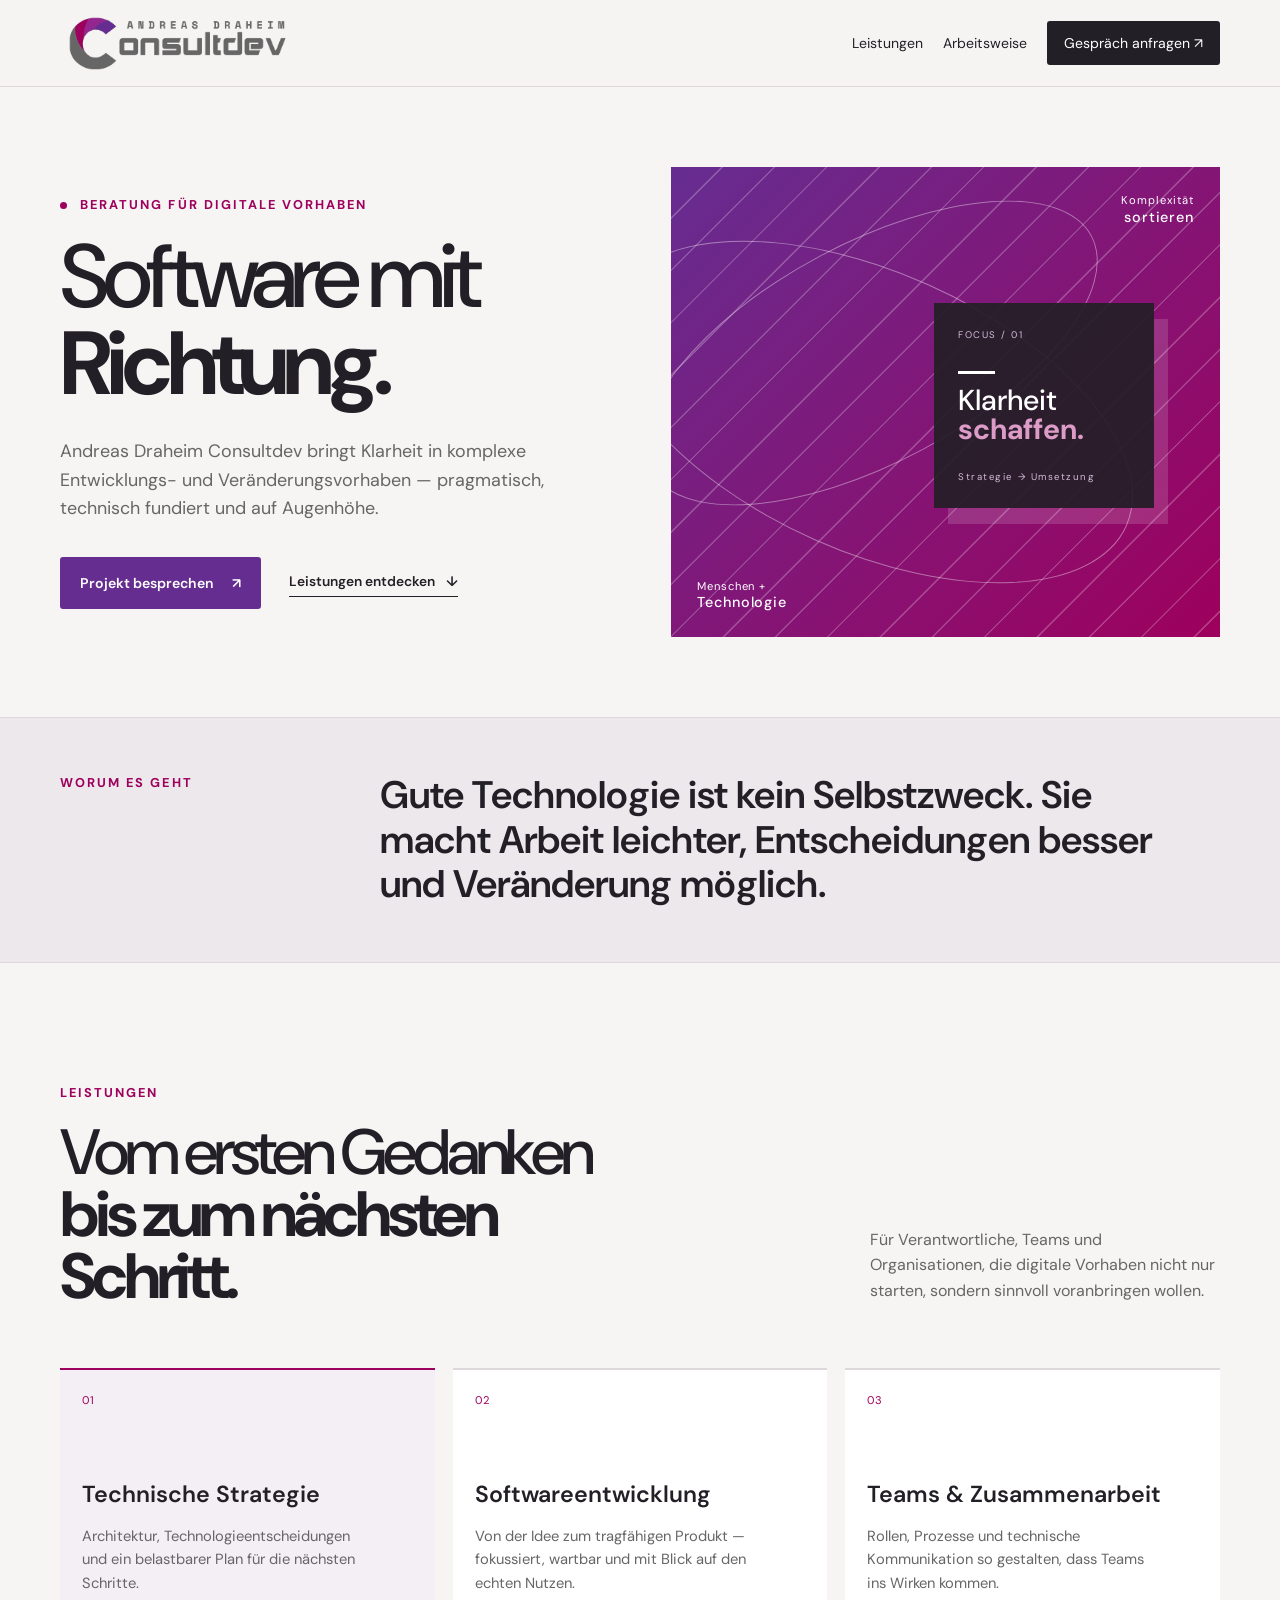
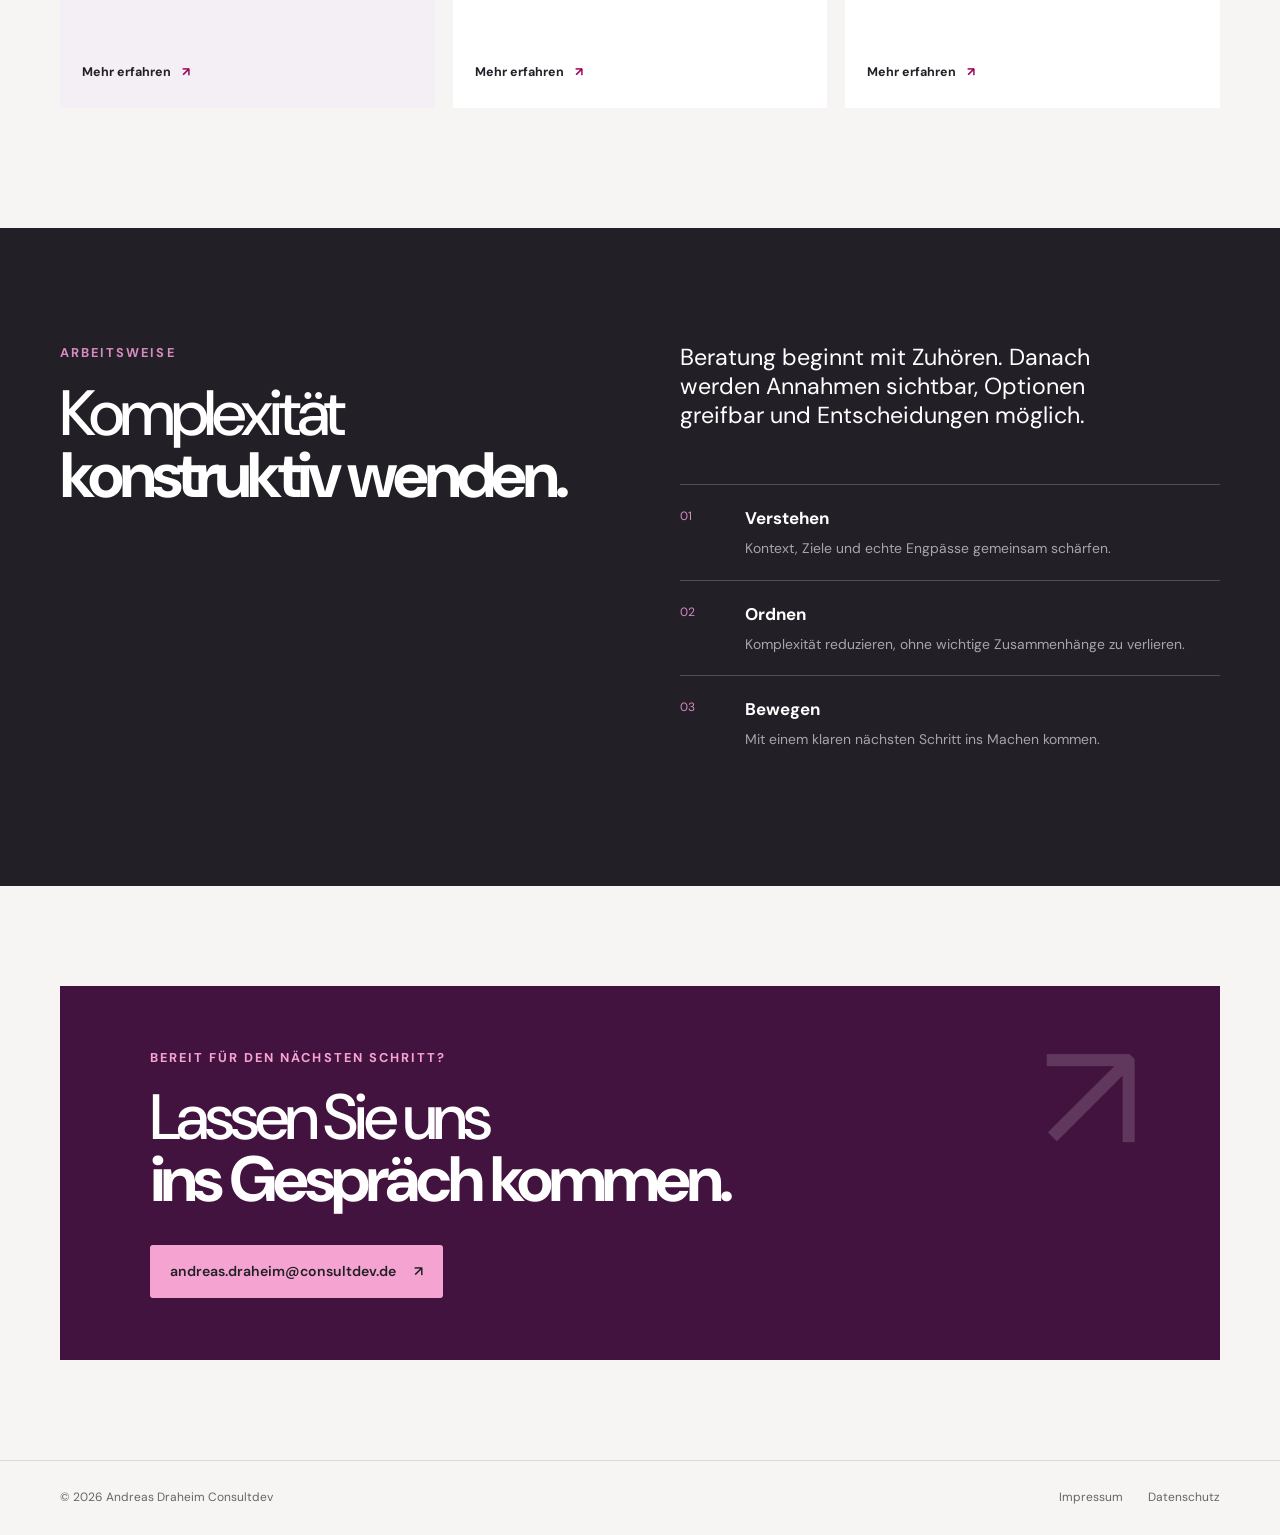
<file: index.html>
<!doctype html>
<html lang="de">
<head>
  <meta charset="utf-8">
  <meta name="viewport" content="width=device-width, initial-scale=1">
  <meta name="description" content="Andreas Draheim Consultdev unterstützt Teams und Organisationen bei Softwareentwicklung, Architektur und wirksamer Zusammenarbeit.">
  <title>Andreas Draheim Consultdev — Software mit Richtung</title>
  <link rel="stylesheet" href="style.css">
  <link rel="icon" href="assets/consultdev_main_ico.ico" sizes="any">
</head>
<body>
  <a class="skip-link" href="#main-content">Zum Inhalt springen</a>
  <header class="site-header">
    <div class="shell nav-wrap">
      <a class="brand" href="index.html" aria-label="Andreas Draheim Consultdev – Startseite">
        <img src="assets/consultdev_main_logo.png" alt="Andreas Draheim Consultdev" class="brand-logo">
      </a>
      <nav aria-label="Hauptnavigation">
        <a href="#leistungen">Leistungen</a>
        <a href="#arbeitsweise">Arbeitsweise</a>
        <a class="nav-cta" href="mailto:andreas.draheim@consultdev.de"><span class="nav-cta-desktop">Gespräch anfragen</span><span class="nav-cta-mobile">Kontakt</span> <span aria-hidden="true">↗</span></a>
      </nav>
    </div>
  </header>

  <main id="main-content">
    <section class="hero shell" aria-labelledby="hero-title">
      <div class="hero-copy">
        <p class="eyebrow"><span class="eyebrow-dot" aria-hidden="true"></span> Beratung für digitale Vorhaben</p>
        <h1 id="hero-title">Software mit <em>Richtung.</em></h1>
        <p class="hero-lead">Andreas Draheim Consultdev bringt Klarheit in komplexe Entwicklungs- und Veränderungsvorhaben — pragmatisch, technisch fundiert und auf Augenhöhe.</p>
        <div class="hero-actions">
          <a class="button button-primary" href="mailto:andreas.draheim@consultdev.de">Projekt besprechen <span aria-hidden="true">↗</span></a>
          <a class="text-link" href="#leistungen">Leistungen entdecken <span aria-hidden="true">↓</span></a>
        </div>
      </div>
      <div class="hero-visual" aria-label="Abstrakte Darstellung von Klarheit und Verbindung">
        <div class="orbit orbit-one"></div><div class="orbit orbit-two"></div>
        <div class="signal-card"><span class="signal-label">FOCUS / 01</span><span class="signal-line"></span><strong>Klarheit<br><i>schaffen.</i></strong><span class="signal-caption">Strategie → Umsetzung</span></div>
        <span class="visual-note note-top">Komplexität<br><b>sortieren</b></span>
        <span class="visual-note note-bottom">Menschen +<br><b>Technologie</b></span>
      </div>
    </section>

    <section class="intro-band" aria-label="Positionierung">
      <div class="shell intro-grid"><p class="section-kicker">Worum es geht</p><p class="intro-statement">Gute Technologie ist kein Selbstzweck. Sie macht Arbeit leichter, Entscheidungen besser und Veränderung möglich.</p></div>
    </section>

    <section id="leistungen" class="section shell" aria-labelledby="services-title">
      <div class="section-heading"><div><p class="section-kicker">Leistungen</p><h2 id="services-title">Vom ersten Gedanken<br><em>bis zum nächsten Schritt.</em></h2></div><p class="section-aside">Für Verantwortliche, Teams und Organisationen, die digitale Vorhaben nicht nur starten, sondern sinnvoll voranbringen wollen.</p></div>
      <div class="service-grid">
        <article class="service-card featured"><span class="service-number">01</span><h3>Technische Strategie</h3><p>Architektur, Technologieentscheidungen und ein belastbarer Plan für die nächsten Schritte.</p><a href="mailto:andreas.draheim@consultdev.de" aria-label="Technische Strategie anfragen">Mehr erfahren <span aria-hidden="true">↗</span></a></article>
        <article class="service-card"><span class="service-number">02</span><h3>Softwareentwicklung</h3><p>Von der Idee zum tragfähigen Produkt — fokussiert, wartbar und mit Blick auf den echten Nutzen.</p><a href="mailto:andreas.draheim@consultdev.de" aria-label="Softwareentwicklung anfragen">Mehr erfahren <span aria-hidden="true">↗</span></a></article>
        <article class="service-card"><span class="service-number">03</span><h3>Teams &amp; Zusammenarbeit</h3><p>Rollen, Prozesse und technische Kommunikation so gestalten, dass Teams ins Wirken kommen.</p><a href="mailto:andreas.draheim@consultdev.de" aria-label="Beratung zu Teams und Zusammenarbeit anfragen">Mehr erfahren <span aria-hidden="true">↗</span></a></article>
      </div>
    </section>

    <section id="arbeitsweise" class="method-section" aria-labelledby="method-title">
      <div class="shell method-grid"><div><p class="section-kicker light">Arbeitsweise</p><h2 id="method-title">Komplexität<br><em>konstruktiv wenden.</em></h2></div><div class="method-content"><p class="large-copy">Beratung beginnt mit Zuhören. Danach werden Annahmen sichtbar, Optionen greifbar und Entscheidungen möglich.</p><ol class="steps"><li><span>01</span><div><strong>Verstehen</strong><p>Kontext, Ziele und echte Engpässe gemeinsam schärfen.</p></div></li><li><span>02</span><div><strong>Ordnen</strong><p>Komplexität reduzieren, ohne wichtige Zusammenhänge zu verlieren.</p></div></li><li><span>03</span><div><strong>Bewegen</strong><p>Mit einem klaren nächsten Schritt ins Machen kommen.</p></div></li></ol></div></div>
    </section>

    <section class="contact-section shell" aria-labelledby="contact-title"><div class="contact-panel"><p class="section-kicker">Bereit für den nächsten Schritt?</p><h2 id="contact-title">Lassen Sie uns<br><em>ins Gespräch kommen.</em></h2><a class="button button-light" href="mailto:andreas.draheim@consultdev.de"><span>andreas.draheim@consultdev.de</span> <span aria-hidden="true">↗</span></a></div></section>
  </main>

  <footer class="site-footer"><div class="shell footer-wrap"><p>© <span data-current-year></span> Andreas Draheim Consultdev</p><div><a href="impressum.html">Impressum</a><a href="dataprivacy.html">Datenschutz</a></div></div></footer>
  <script>
    document.querySelectorAll('[data-current-year]').forEach((yearElement) => {
      yearElement.textContent = new Date().getFullYear();
    });
  </script>
</body>
</html>
</file>
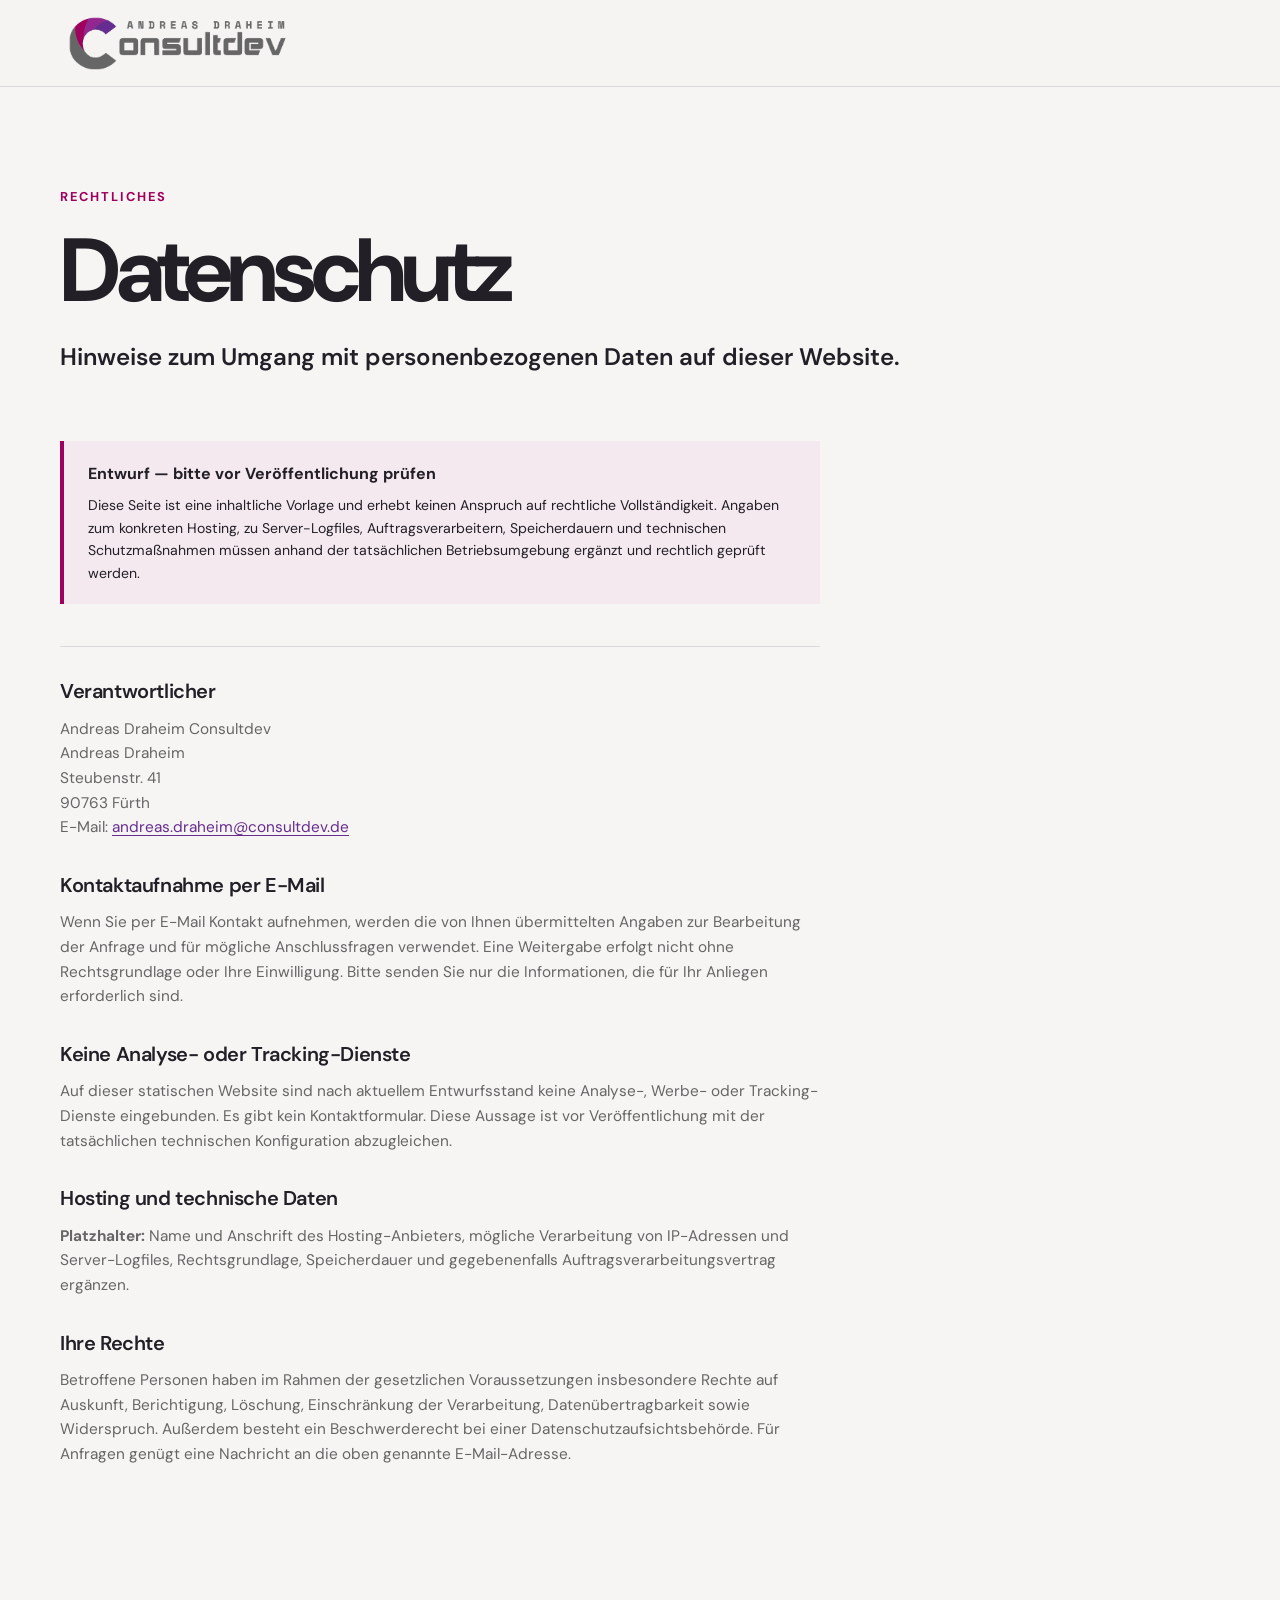
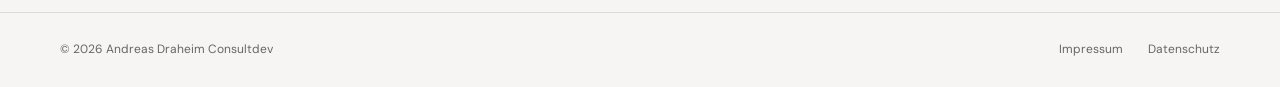
<file: dataprivacy.html>
<!doctype html>
<html lang="de">

<head>
    <meta charset="utf-8">
    <meta name="viewport" content="width=device-width, initial-scale=1">
    <meta name="robots" content="noindex">
    <title>Datenschutz — Andreas Draheim Consultdev</title>
    <link rel="stylesheet" href="style.css">
    <link rel="icon" href="assets/consultdev_main_ico.ico" sizes="any">
</head>

<body><a class="skip-link" href="#main-content">Zum Inhalt springen</a>
    <header class="site-header">
        <div class="shell nav-wrap"><a class="brand" href="index.html"
                aria-label="Andreas Draheim Consultdev – Startseite"><img src="assets/consultdev_main_logo.png"
                    alt="Andreas Draheim Consultdev" class="brand-logo"></a>
        </div>
    </header>
    <main id="main-content" class="legal-page shell">
        <p class="section-kicker">Rechtliches</p>
        <h1>Datenschutz</h1>
        <p class="legal-intro">Hinweise zum Umgang mit personenbezogenen Daten auf dieser Website.</p>
        <div class="notice draft"><strong>Entwurf — bitte vor Veröffentlichung prüfen</strong>
            <p>Diese Seite ist eine inhaltliche Vorlage und erhebt keinen Anspruch auf rechtliche Vollständigkeit.
                Angaben zum konkreten Hosting, zu Server-Logfiles, Auftragsverarbeitern, Speicherdauern und technischen
                Schutzmaßnahmen müssen anhand der tatsächlichen Betriebsumgebung ergänzt und rechtlich geprüft werden.
            </p>
        </div>
        <section class="legal-block">
            <h2>Verantwortlicher</h2>
            <p>Andreas Draheim Consultdev<br>Andreas Draheim<br>Steubenstr. 41<br>90763 Fürth<br>E-Mail: <a
                    href="mailto:andreas.draheim@consultdev.de">andreas.draheim@consultdev.de</a>
            </p>
            <h2>Kontaktaufnahme per E-Mail</h2>
            <p>Wenn Sie per E-Mail Kontakt aufnehmen, werden die von Ihnen übermittelten Angaben zur Bearbeitung der
                Anfrage und für mögliche Anschlussfragen verwendet. Eine Weitergabe erfolgt nicht ohne Rechtsgrundlage
                oder Ihre Einwilligung. Bitte senden Sie nur die Informationen, die für Ihr Anliegen erforderlich sind.
            </p>
            <h2>Keine Analyse- oder Tracking-Dienste</h2>
            <p>Auf dieser statischen Website sind nach aktuellem Entwurfsstand keine Analyse-, Werbe- oder
                Tracking-Dienste eingebunden. Es gibt kein Kontaktformular. Diese Aussage ist vor Veröffentlichung mit
                der tatsächlichen technischen Konfiguration abzugleichen.</p>
            <h2>Hosting und technische Daten</h2>
            <p><strong>Platzhalter:</strong> Name und Anschrift des Hosting-Anbieters, mögliche Verarbeitung von
                IP-Adressen und Server-Logfiles, Rechtsgrundlage, Speicherdauer und gegebenenfalls
                Auftragsverarbeitungsvertrag ergänzen.</p>
            <h2>Ihre Rechte</h2>
            <p>Betroffene Personen haben im Rahmen der gesetzlichen Voraussetzungen insbesondere Rechte auf Auskunft,
                Berichtigung, Löschung, Einschränkung der Verarbeitung, Datenübertragbarkeit sowie Widerspruch. Außerdem
                besteht ein Beschwerderecht bei einer Datenschutzaufsichtsbehörde. Für Anfragen genügt eine Nachricht an
                die oben genannte E-Mail-Adresse.</p>
        </section>
    </main>
    <footer class="site-footer">
        <div class="shell footer-wrap">
            <p>© <span data-current-year></span> Andreas Draheim Consultdev</p>
            <div><a href="impressum.html">Impressum</a><a href="dataprivacy.html">Datenschutz</a></div>
        </div>
    </footer>
    <script>
        document.querySelectorAll('[data-current-year]').forEach((yearElement) => {
            yearElement.textContent = new Date().getFullYear();
        });
    </script>
</body>

</html>
</file>
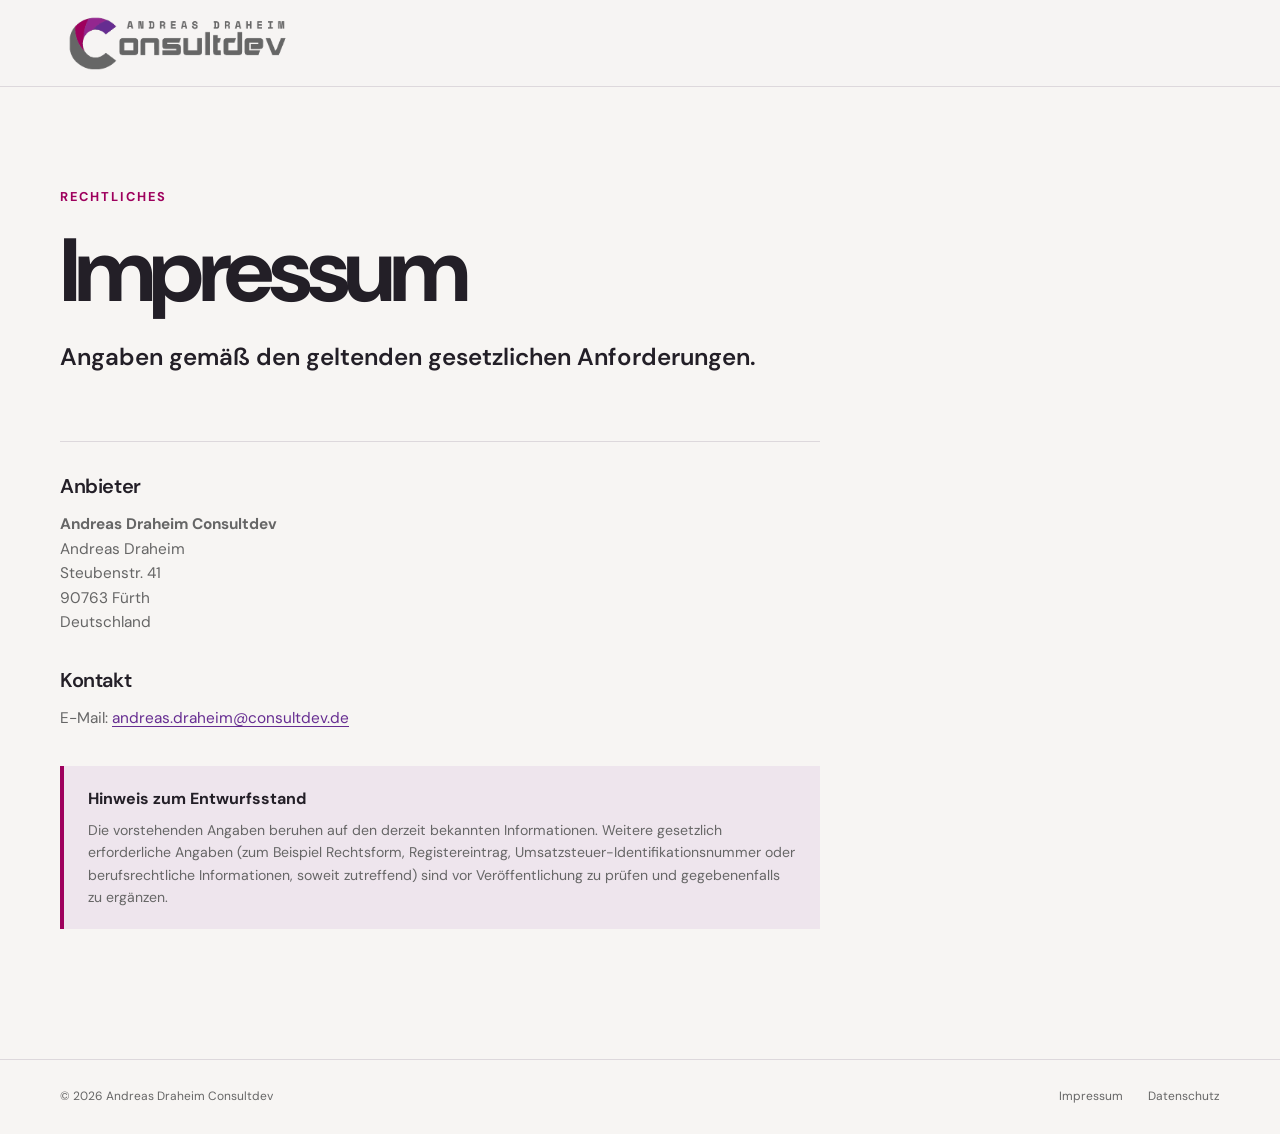
<file: impressum.html>
<!doctype html>
<html lang="de">

<head>
    <meta charset="utf-8">
    <meta name="viewport" content="width=device-width, initial-scale=1">
    <meta name="robots" content="noindex">
    <title>Impressum — Andreas Draheim Consultdev</title>
    <link rel="stylesheet" href="style.css">
    <link rel="icon" href="assets/consultdev_main_ico.ico" sizes="any">
</head>

<body><a class="skip-link" href="#main-content">Zum Inhalt springen</a>
    <header class="site-header">
        <div class="shell nav-wrap"><a class="brand" href="index.html"
                aria-label="Andreas Draheim Consultdev – Startseite"><img src="assets/consultdev_main_logo.png"
                    alt="Andreas Draheim Consultdev" class="brand-logo"></a>
        </div>
    </header>
    <main id="main-content" class="legal-page shell">
        <p class="section-kicker">Rechtliches</p>
        <h1>Impressum</h1>
        <p class="legal-intro">Angaben gemäß den geltenden gesetzlichen Anforderungen.</p>
        <section class="legal-block">
            <h2>Anbieter</h2>
            <p><strong>Andreas Draheim Consultdev</strong><br>Andreas Draheim<br>Steubenstr. 41<br>90763
                Fürth<br>Deutschland</p>
            <h2>Kontakt</h2>
            <p>E-Mail: <a
                    href="mailto:andreas.draheim@consultdev.de">andreas.draheim@consultdev.de</a>
            </p>
            <div class="notice"><strong>Hinweis zum Entwurfsstand</strong>
                <p>Die vorstehenden Angaben beruhen auf den derzeit bekannten Informationen. Weitere gesetzlich
                    erforderliche Angaben (zum Beispiel Rechtsform, Registereintrag, Umsatzsteuer-Identifikationsnummer
                    oder berufsrechtliche Informationen, soweit zutreffend) sind vor Veröffentlichung zu prüfen und
                    gegebenenfalls zu ergänzen.</p>
            </div>
        </section>
    </main>
    <footer class="site-footer">
        <div class="shell footer-wrap">
            <p>© <span data-current-year></span> Andreas Draheim Consultdev</p>
            <div><a href="impressum.html">Impressum</a><a href="dataprivacy.html">Datenschutz</a></div>
        </div>
    </footer>
    <script>
        document.querySelectorAll('[data-current-year]').forEach((yearElement) => {
            yearElement.textContent = new Date().getFullYear();
        });
    </script>
</body>

</html>
</file>
<file: style.css>
@import url('https://fonts.googleapis.com/css2?family=DM+Sans:wght@400;500;600;700;800&display=swap');

:root {
    --ink: #f2eef5;
    --inverse-ink: #fff;
    --muted: #c1bac8;
    --purple: #662D91;
    --violet: #93278F;
    --magenta: #df69b1;
    --paper: #141218;
    --page-background: var(--paper);
    --page-text: var(--ink);
    --line: #3c3642;
    --white: #fff;
    --surface: #211e26;
    --surface-alt: #1b181f;
    --surface-soft: #2b202e;
    --header-bg: rgba(20, 18, 24, .96);
    --focus: #f5a4d1;
    --hero-muted: #e2c9e5;
    --hero-accent: #f0a9d4;
    --method-accent: #eea0d0;
    --method-background: #211a28;
    --method-line: #514a52;
    --button-hover: #f1d7ec;
    --notice: #29232e;
    --notice-draft: #30232d;
    --nav-hover: var(--magenta);
    --button-text: #fff;
    --nav-cta-background: var(--purple);
    --nav-cta-hover: var(--magenta);
    --skip-background: var(--purple);
    --legal-link: #d2a0ec;
    --logo-backing: #f7f5f3;
    --button-dark: #231f27;
    --shadow-soft: rgba(0, 0, 0, .3);
    --hero-card: rgba(20, 17, 24, .94);
    --hero-orbit: rgba(255, 255, 255, .4);
    --hero-shadow: rgba(255, 255, 255, .14);
    --contact-decoration: rgba(255, 255, 255, .16);
    --contact-background: #43133f;
    --contact-kicker: #f5a4d1;
    --transparent: transparent;
    --step-muted: #c5bdca;
    --card-ink: var(--ink);
    --link-border: var(--ink)
}

@media (prefers-color-scheme: light) {
    :root {
    --ink: #231f27;
    --muted: #666;
    --magenta: #9E005D;
    --paper: #f7f5f3;
    --page-background: var(--paper);
    --page-text: var(--ink);
    --line: #ddd8dc;
    --surface: #fff;
    --surface-alt: #ece8ec;
    --surface-soft: #f4eef5;
    --header-bg: rgba(247, 245, 243, .92);
    --hero-muted: #d5bbda;
    --hero-accent: #dd9bc8;
    --method-accent: #d68cbf;
    --method-background: var(--ink);
    --notice: #eee5ed;
    --notice-draft: #f4e9ef;
    --nav-hover: var(--magenta);
    --nav-cta-background: var(--ink);
    --nav-cta-hover: var(--purple);
    --skip-background: var(--ink);
    --legal-link: var(--purple);
    --logo-backing: transparent;
    --shadow-soft: rgba(35, 31, 39, .14);
    --hero-card: rgba(35, 31, 39, .92);
    --step-muted: #aaa4aa;
    --card-ink: #231f27;
        --link-border: var(--ink)
    }
}

* {
    box-sizing: border-box
}

html {
    scroll-behavior: smooth
}

body {
    margin: 0;
    background: var(--page-background);
    color: var(--page-text);
    font-family: 'DM Sans', sans-serif;
    line-height: 1.6;
    transition: background-color .2s ease, color .2s ease
}

a {
    color: inherit;
    text-decoration: none
}

a:focus-visible,
button:focus-visible {
    outline: 3px solid var(--focus);
    outline-offset: 4px
}

.shell {
    width: min(1160px, calc(100% - 48px));
    margin-inline: auto
}

.skip-link {
    position: absolute;
    left: 1rem;
    top: -4rem;
    background: var(--skip-background);
    color: var(--inverse-ink);
    padding: .6rem 1rem;
    z-index: 10
}

.skip-link:focus {
    top: 1rem
}

.site-header {
    border-bottom: 1px solid var(--line);
    background: var(--header-bg)
}

.nav-wrap,
.footer-wrap {
    min-height: 86px;
    display: flex;
    align-items: center;
    justify-content: space-between
}

.brand {
    display: inline-flex;
    align-items: center;
    justify-content: center;
    line-height: 0;
    padding: 4px 8px;
    border-radius: 3px;
    background: var(--logo-backing)
}

.brand-logo {
    display: block;
    width: auto;
    height: 60px;
    max-width: 220px
}

.site-header nav {
    display: flex;
    align-items: center;
    gap: 20px;
    font-size: .88rem
}

.site-header nav a:not(.nav-cta):hover,
.footer-wrap a:hover {
    color: var(--nav-hover)
}

.nav-cta {
    color: var(--button-text);
    background: var(--nav-cta-background);
    padding: 11px 17px;
    border-radius: 3px
}

.nav-cta-mobile {
    display: none
}

.nav-cta:hover {
    background: var(--nav-cta-hover)
}

.hero {
    min-height: 630px;
    display: grid;
    grid-template-columns: 1.02fr .98fr;
    align-items: center;
    gap: 40px
}

.eyebrow,
.section-kicker {
    color: var(--magenta);
    text-transform: uppercase;
    letter-spacing: .16em;
    font-size: .8rem;
    font-weight: 700;
    margin: 0 0 19px
}

.eyebrow-dot {
    display: inline-block;
    width: 7px;
    height: 7px;
    border-radius: 50%;
    background: var(--magenta);
    margin-right: 8px
}

.hero h1,
h2 {
    font-size: clamp(3.3rem, 7vw, 6.8rem);
    line-height: .97;
    letter-spacing: -.065em;
    margin: 0;
    font-weight: 500
}

.hero h1 em,
h2 em {
    color: inherit;
    font-style: normal;
    font-weight: 700
}

.hero-lead {
    max-width: 500px;
    color: var(--muted);
    font-size: 1.12rem;
    margin: 29px 0 34px
}

.hero-actions {
    display: flex;
    align-items: center;
    gap: 28px
}

.button {
    display: inline-flex;
    gap: 18px;
    align-items: center;
    padding: 15px 20px;
    font-weight: 600;
    font-size: .88rem;
    border-radius: 3px
}

.button-primary {
    background: var(--purple);
    color: var(--inverse-ink)
}

.button-primary:hover {
    background: var(--magenta)
}

.text-link {
    font-size: .86rem;
    font-weight: 600;
    border-bottom: 1px solid var(--ink);
    padding-bottom: 4px
}

.text-link span {
    padding-left: 8px
}

.hero-visual {
    height: 470px;
    position: relative;
    background: linear-gradient(135deg, var(--purple), var(--magenta));
    overflow: hidden
}

.hero-visual:before {
    content: '';
    position: absolute;
    inset: 0;
    opacity: .23;
    background: repeating-linear-gradient(135deg, var(--transparent) 0 35px, var(--white) 36px 37px)
}

.orbit {
    position: absolute;
    border: 1px solid var(--hero-orbit);
    border-radius: 50%;
    transform: rotate(-28deg)
}

.orbit-one {
    width: 500px;
    height: 220px;
    top: 76px;
    left: -50px
}

.orbit-two {
    width: 560px;
    height: 280px;
    top: 105px;
    left: -80px;
    transform: rotate(24deg)
}

.signal-card {
    position: absolute;
    right: 12%;
    top: 29%;
    width: 220px;
    height: 205px;
    background: var(--hero-card);
    color: var(--inverse-ink);
    padding: 24px;
    display: flex;
    flex-direction: column;
    box-shadow: 14px 16px 0 var(--hero-shadow)
}

.signal-label,
.signal-caption {
    font-size: .6rem;
    letter-spacing: .16em;
    color: var(--hero-muted)
}

.signal-line {
    width: 37px;
    height: 3px;
    background: var(--white);
    margin: 28px 0 12px
}

.signal-card strong {
    font-size: 1.8rem;
    line-height: 1.02;
    font-weight: 500
}

.signal-card i {
    color: var(--hero-accent);
    font-style: normal;
    font-family: inherit;
    font-weight: 700
}

.signal-caption {
    margin-top: auto
}

.visual-note {
    position: absolute;
    color: var(--inverse-ink);
    font-size: .7rem;
    letter-spacing: .08em;
    line-height: 1.3
}

.visual-note b {
    font-weight: 500;
    font-size: .9rem
}

.note-top {
    top: 26px;
    right: 26px;
    text-align: right
}

.note-bottom {
    bottom: 25px;
    left: 26px
}

.intro-band {
    background: var(--surface-alt);
    border-top: 1px solid var(--line);
    border-bottom: 1px solid var(--line)
}

.intro-grid {
    display: grid;
    grid-template-columns: 1fr 3fr;
    gap: 40px;
    padding: 55px 0
}

.intro-statement {
    font-size: clamp(1.7rem, 3vw, 2.7rem);
    line-height: 1.16;
    max-width: 820px;
    margin: 0;
    color: var(--ink);
    font-weight: 600
}

.section {
    padding-block: 120px
}

.section-heading {
    display: grid;
    grid-template-columns: 1fr 1fr;
    gap: 50px;
    align-items: end;
    margin-bottom: 60px
}

.section-heading h2,
.method-section h2,
.contact-panel h2 {
    font-size: clamp(2.8rem, 5vw, 5.2rem)
}

.section-aside {
    color: var(--muted);
    max-width: 350px;
    margin: 0 0 5px;
    justify-self: end
}

.service-grid {
    display: grid;
    grid-template-columns: repeat(3, 1fr);
    gap: 18px
}

.service-card {
    min-height: 340px;
    border-top: 2px solid var(--line);
    background: var(--surface);
    padding: 22px 22px 25px;
    display: flex;
    flex-direction: column
}

.service-card.featured {
    border-color: var(--magenta);
    background: var(--surface-soft)
}

.service-number {
    font-size: .7rem;
    color: var(--magenta);
    letter-spacing: .1em
}

.service-card h3 {
    font-size: 1.45rem;
    line-height: 1.1;
    font-weight: 600;
    margin: 72px 0 17px
}

.service-card p {
    color: var(--muted);
    font-size: .92rem;
    margin: 0;
    max-width: 280px
}

.service-card a {
    margin-top: auto;
    font-size: .78rem;
    font-weight: 700
}

.service-card a span {
    color: var(--magenta);
    padding-left: 8px
}

.method-section {
    background: var(--method-background);
    color: var(--inverse-ink);
    padding: 115px 0
}

.method-grid {
    display: grid;
    grid-template-columns: 1fr 1fr;
    gap: 80px
}

.light {
    color: var(--method-accent)
}

.method-section h2 em {
    color: inherit
}

.large-copy {
    font-size: 1.45rem;
    line-height: 1.25;
    max-width: 460px;
    margin: 0 0 54px
}

.steps {
    list-style: none;
    padding: 0;
    margin: 0
}

.steps li {
    display: grid;
    grid-template-columns: 48px 1fr;
    gap: 17px;
    border-top: 1px solid var(--method-line);
    padding: 20px 0
}

.steps li>span {
    color: var(--method-accent);
    font-size: .75rem;
    padding-top: 2px
}

.steps strong {
    font-size: 1.06rem
}

.steps p {
    color: var(--step-muted);
    font-size: .87rem;
    margin: 5px 0 0
}

.contact-section {
    padding-block: 100px
}

.contact-panel {
    background: var(--contact-background);
    color: var(--inverse-ink);
    padding: 62px clamp(28px, 7vw, 100px);
    position: relative;
    overflow: hidden
}

.contact-panel .section-kicker {
    color: var(--contact-kicker)
}

.contact-panel:after {
    content: '↗';
    position: absolute;
    right: 7%;
    top: 33px;
    color: var(--contact-decoration);
    font-size: 10rem;
    line-height: 1
}

.contact-panel h2 {
    position: relative;
    z-index: 1;
    margin-bottom: 34px
}

.contact-panel h2 em {
    color: inherit
}

.button-light {
    position: relative;
    z-index: 1;
    background: var(--contact-kicker);
    color: var(--button-dark)
}

.button-light:hover {
    background: var(--button-hover)
}

.site-footer {
    border-top: 1px solid var(--line);
    background: var(--paper);
    color: var(--muted);
    font-size: .75rem
}

.footer-wrap {
    min-height: 74px
}

.footer-wrap p {
    margin: 0
}

.footer-wrap div {
    display: flex;
    gap: 25px
}

@media(max-width:760px) {
    .shell {
        width: min(100% - 32px, 560px)
    }

    .site-header nav a:not(.nav-cta) {
        display: none
    }

    .site-header nav {
        gap: 8px;
        flex-shrink: 0
    }

    .nav-wrap {
        min-height: 72px
    }

    .brand {
        padding: 3px 6px
    }

    .brand-logo {
        height: 40px;
        max-width: 148px
    }

    .nav-cta-desktop {
        display: none
    }

    .nav-cta-mobile {
        display: inline
    }

    .nav-cta {
        padding: 8px 9px;
        font-size: .72rem
    }

    .hero {
        grid-template-columns: 1fr;
        min-height: auto;
        padding-block: 75px
    }

    .hero h1 {
        font-size: clamp(3.5rem, 16vw, 5rem)
    }

    .hero-visual {
        height: 360px;
        margin-top: 10px
    }

    .signal-card {
        right: 11%;
        top: 24%;
        width: 190px;
        height: 185px
    }

    .intro-grid,
    .section-heading,
    .method-grid {
        grid-template-columns: 1fr;
        gap: 20px
    }

    .intro-grid {
        padding-block: 42px
    }

    .section {
        padding-block: 78px
    }

    .section-heading {
        margin-bottom: 40px
    }

    .section-aside {
        justify-self: start
    }

    .service-grid {
        grid-template-columns: 1fr;
        gap: 28px
    }

    .service-card {
        min-height: 280px
    }

    .service-card h3 {
        margin-top: 48px
    }

    .method-section {
        padding-block: 78px
    }

    .method-grid {
        gap: 50px
    }

    .contact-section {
        padding-block: 65px
    }

    .contact-panel {
        padding: 46px 25px
    }

    .contact-panel h2 {
        font-size: 3rem
    }

    .footer-wrap {
        padding-block: 20px;
        align-items: flex-start;
        gap: 15px;
        flex-direction: column
    }

    .footer-wrap div {
        gap: 17px
    }
}

@media(max-width:360px) {
    .brand-logo {
        height: 32px;
        max-width: 118px
    }

    .brand {
        padding: 3px 4px
    }

    .site-header nav {
        gap: 5px
    }

    .nav-cta {
        padding: 7px;
        font-size: .65rem
    }
}

/* Legal pages */
.legal-page {
    padding-block: 100px 130px;
    min-height: calc(100vh - 160px)
}

.legal-page h1 {
    font-size: clamp(3rem, 7vw, 6rem);
    letter-spacing: -.06em;
    line-height: 1;
    margin: 0 0 22px
}

.legal-intro {
    color: var(--ink);
    font-size: 1.5rem;
    font-weight: 600;
    margin: 0 0 65px
}

.legal-block {
    max-width: 760px;
    border-top: 1px solid var(--line);
    padding-top: 35px
}

.legal-block h2 {
    font-family: 'DM Sans', sans-serif;
    font-size: 1.25rem;
    letter-spacing: -.02em;
    font-weight: 600;
    margin: 36px 0 10px
}

.legal-block h2:first-child {
    margin-top: 0
}

.legal-block p {
    color: var(--muted);
    font-size: .96rem
}

.legal-block a {
    color: var(--legal-link);
    text-decoration: underline;
    text-underline-offset: 3px
}

.notice {
    background: var(--notice);
    border-left: 4px solid var(--magenta);
    padding: 20px 24px;
    margin-top: 36px
}

.notice strong {
    color: var(--ink)
}

.notice p {
    margin: 7px 0 0;
    font-size: .88rem
}

.notice.draft {
    margin: 0 0 42px;
    max-width: 760px;
    background: var(--notice-draft)
}
</file>
